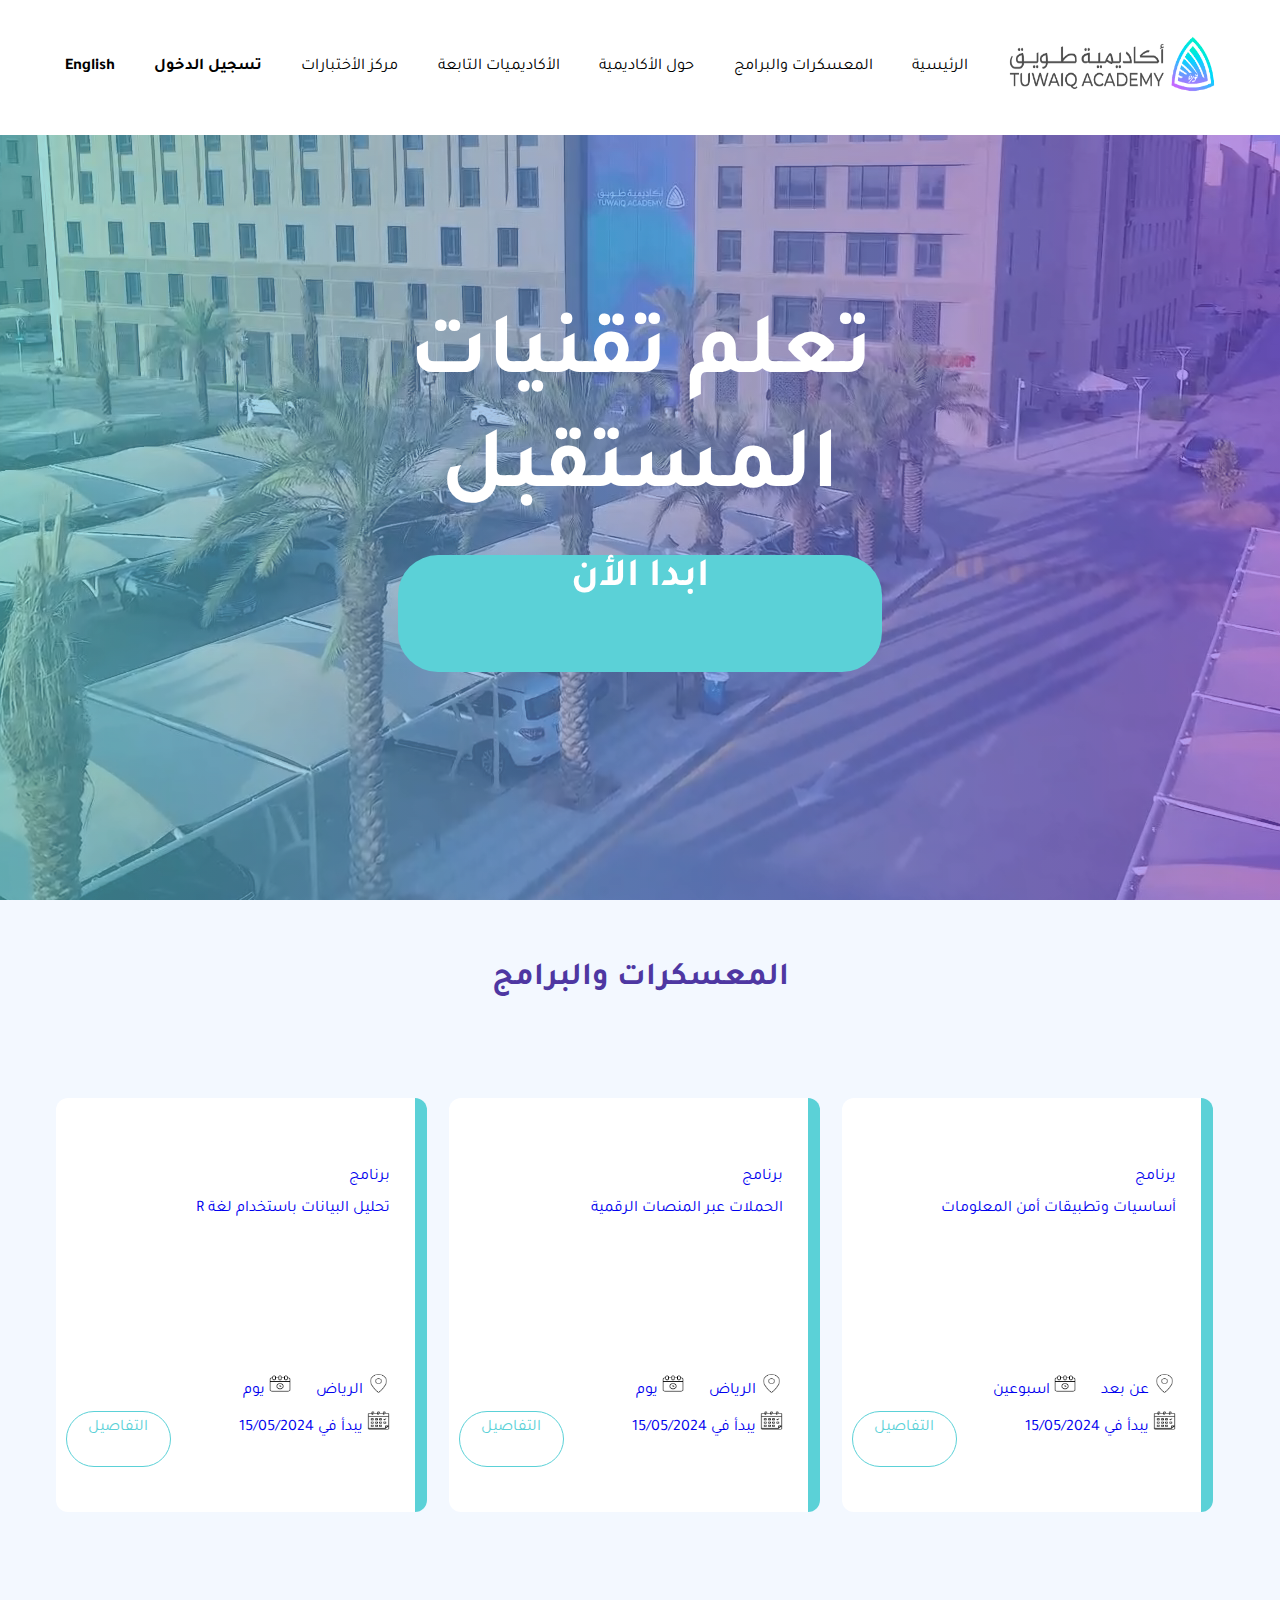
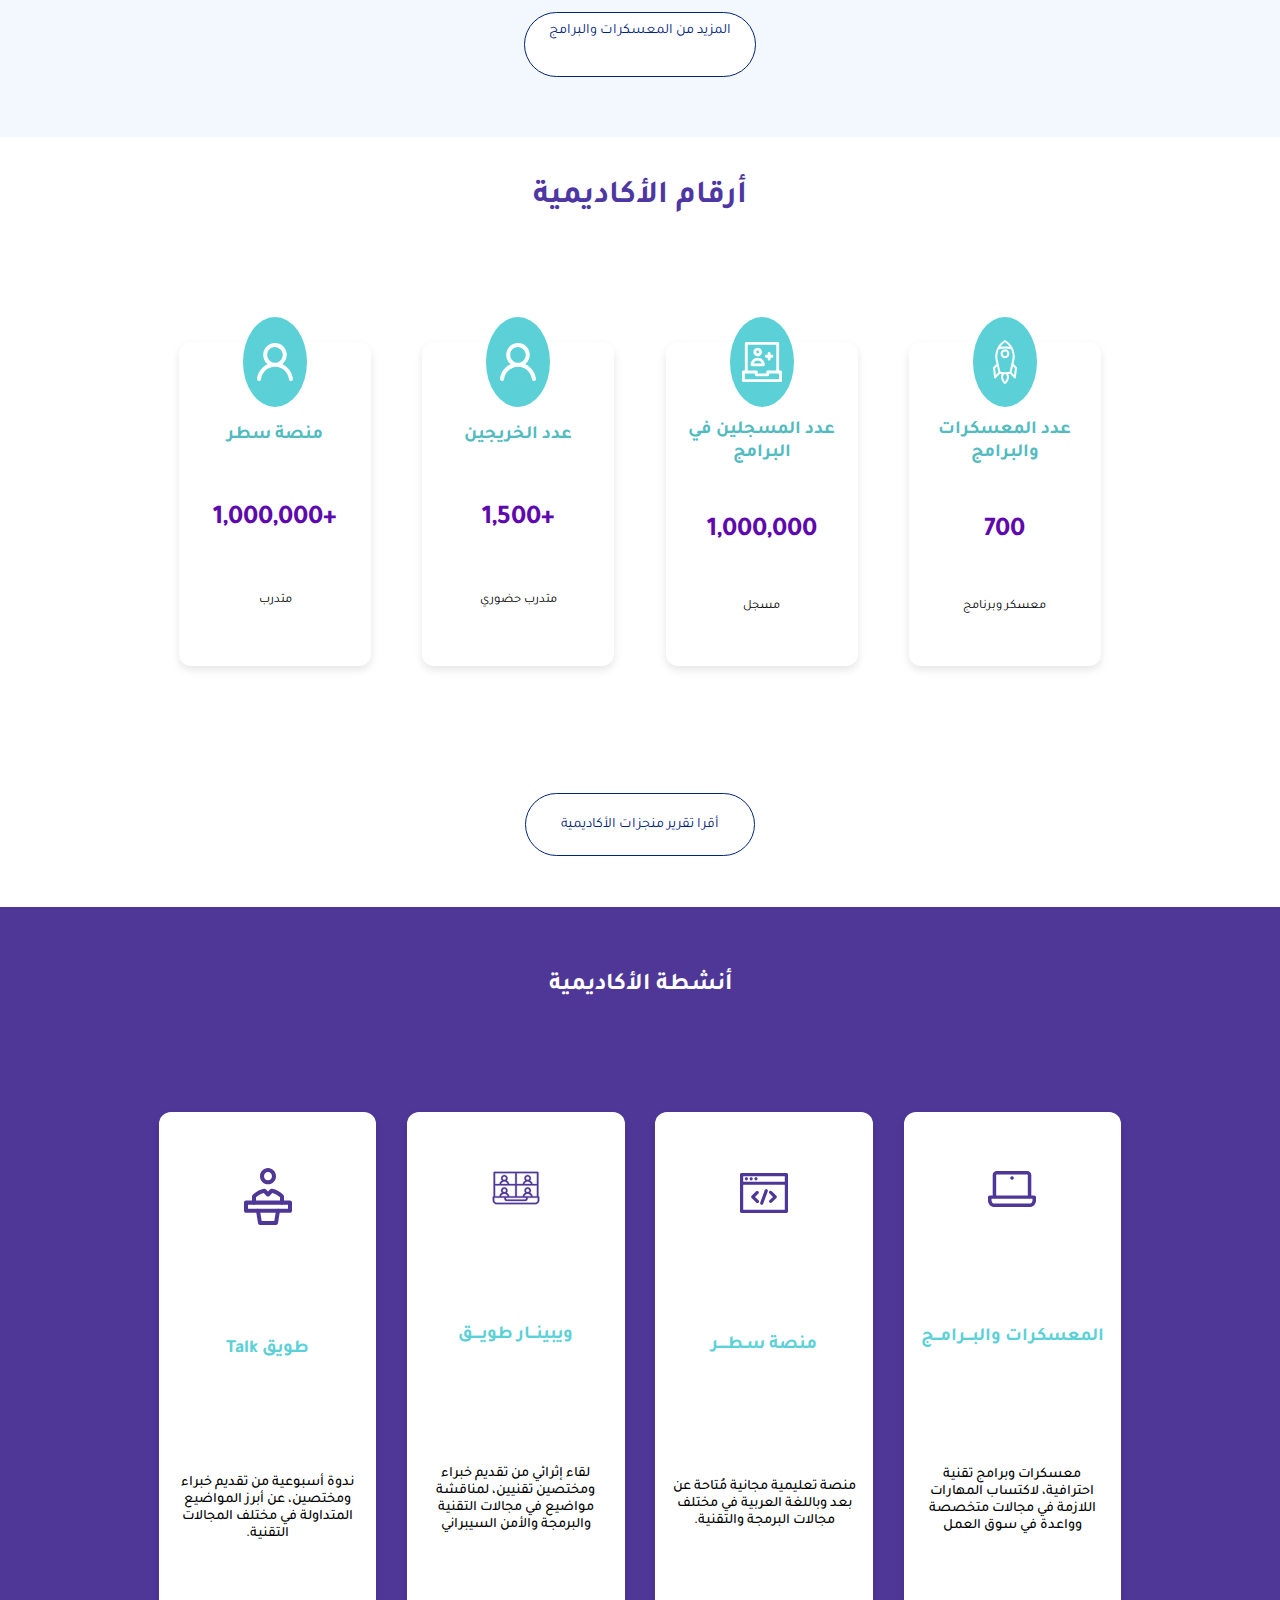
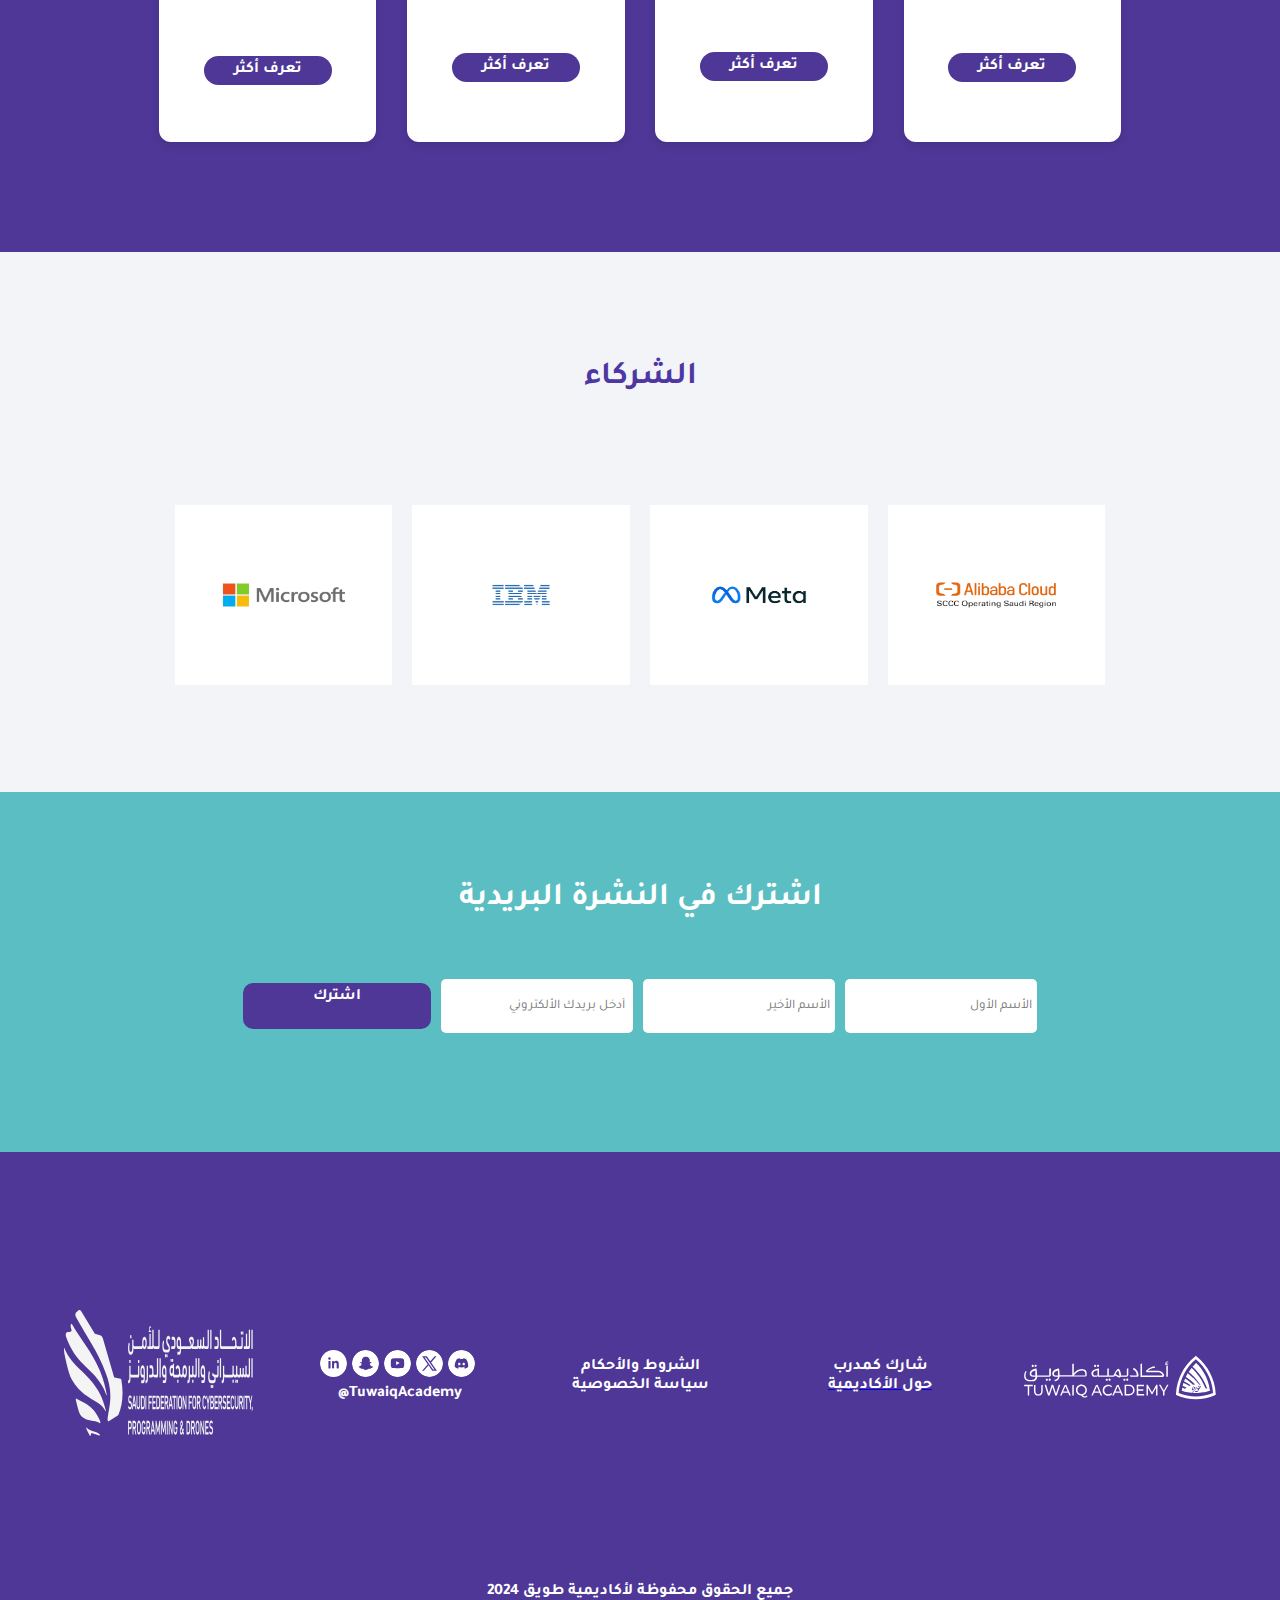
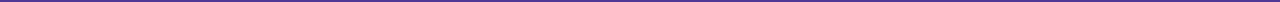
<file: index.html>
<!DOCTYPE html>
<html lang="ar">
  <head>
    <meta charset="UTF-8" />
    <meta name="viewport" content="width=device-width, initial-scale=1.0" />
    <link rel="stylesheet" href="style.css" />
    <link rel="icon" href="tuwaiqacademy_icon.png" />
    <title>أكاديمية طويق</title>
  </head>
  <body>
    <nav>
      <ul class="nav-list">
        <li>
          <a a href="#" class="li-name">
            <img src="coloful_logo.png" class="logo" />
          </a>
        </li>
        <li><a href="index.html" class="li-name">الرئيسية</a></li>
        <li><a href="#" class="li-name">المعسكرات والبرامج</a></li>
        <li><a href="about.html" class="li-name">حول الأكاديمية</a></li>
        <li><a href="#" class="li-name">الأكاديميات التابعة</a></li>
        <li><a href="TestCenter.html" class="li-name">مركز الأختبارات</a></li>
        <li><a href="#" class="li-name">تسجيل الدخول</a></li>
        <li><a href="#" class="li-name">English</a></li>
      </ul>
    </nav>
    <div class="video-bg">
      <div class="colorful-container"></div>
      <video autoplay muted loop id="video-content">
        <source src="bg-video.mp4" type="video/mp4" />
      </video>
      <div class="main-content">
        <h1 class="main-title">تعلم تقنيات المستقبل</h1>
        <a class="start-btn" href="#"> ابدا الأن </a>

        <!-- <button class="start-btn">
          ا<span class="stretch">ب</span>دا الأن
        </button> -->
      </div>
    </div>
    <div class="programs-cards">
      <h2 class="cards-title">المعسكرات والبرامج</h2>
      <div class="cards">
        <a class="first-link" href="#">
          <div class="first-card">
            <div class="card-header">
              <p class="top-title">يرنامج</p>
              <p class="top-title">أساسيات وتطبيقات أمن المعلومات</p>
            </div>
            <div class="main-details">
              <div class="details">
                <p class="location">
                  <img src="location.png" class="icon-img" />
                  عن بعد
                </p>
                <p class="period">
                  <img src="clock.png" class="icon-img" />
                  اسبوعين
                </p>
              </div>
              <div class="card-footer">
                <p class="period">
                  <img src="calendar.png" class="icon-img" />
                  يبدأ في 15/05/2024
                </p>
                <a href="#" class="details-btn">التفاصيل</a>
              </div>
            </div>
          </div>
        </a>

        <a class="first-link" href="#">
          <div class="second-card">
            <div class="card-header">
              <p class="top-title">برنامج</p>
              <p class="top-title">الحملات عبر المنصات الرقمية</p>
            </div>
            <div class="main-details">
              <div class="details">
                <p class="location">
                  <img src="location.png" class="icon-img" />
                  الرياض
                </p>
                <p class="period">
                  <img src="clock.png" class="icon-img" />
                  يوم
                </p>
              </div>
              <div class="card-footer">
                <p class="period">
                  <img src="calendar.png" class="icon-img" />
                  يبدأ في 15/05/2024
                </p>
                <a href="#" class="details-btn">التفاصيل</a>
              </div>
            </div>
          </div>
        </a>

        <a class="first-link" href="#">
          <div class="third-card">
            <div class="card-header">
              <p class="top-title">برنامج</p>
              <p class="top-title">تحليل البيانات باستخدام لغة R</p>
            </div>
            <div class="main-details">
              <div class="details">
                <p class="location">
                  <img src="location.png" class="icon-img" />
                  الرياض
                </p>
                <p class="period">
                  <img src="clock.png" class="icon-img" />
                  يوم
                </p>
              </div>
              <div class="card-footer">
                <p class="period">
                  <img src="calendar.png" class="icon-img" />
                  يبدأ في 15/05/2024
                </p>
                <a href="#" class="details-btn">التفاصيل</a>
              </div>
            </div>
          </div>
        </a>
      </div>
      <a class="more-programs">المزيد من المعسكرات والبرامج</a>
    </div>
    <div class="numbers-info">
      <h2 class="cards-title">أرقام الأكاديمية</h2>

      <div class="cards-numbers">
        <div class="first-number">
          <div class="programs-icon">
            <img src="rocket_icon.svg" alt="image" />
          </div>
          <h3 class="number-title">عدد المعسكرات والبرامج</h3>
          <h1 class="number-value">700</h1>
          <p class="caption">معسكر وبرنامج</p>
        </div>
        <div class="first-number">
          <div class="programs-icon">
            <img src="registerd_icon.svg" alt="image" />
          </div>
          <h3 class="number-title">عدد المسجلين في البرامج</h3>
          <h1 class="number-value">1,000,000</h1>
          <p class="caption">مسجل</p>
        </div>
        <div class="first-number">
          <div class="programs-icon">
            <img src="member_icon.svg" alt="image" />
          </div>

          <h3 class="number-title">عدد الخريجين</h3>
          <h1 class="number-value">+1,500</h1>
          <p class="caption">متدرب حضوري</p>
        </div>
        <div class="first-number">
          <div class="programs-icon">
            <img src="member_icon.svg" alt="image" />
          </div>
          <h3 class="number-title">منصة سطر</h3>
          <h1 class="number-value">+1,000,000</h1>
          <p class="caption">متدرب</p>
        </div>
      </div>
      <button class="more-programs">أقرا تقرير منجزات الأكاديمية</button>
    </div>

    <div class="Activity">
      <h2 class="Activity-title">أنشطة الأكاديمية</h2>
      <div class="Activity-cards">
        <div class="first-activity">
          <img src="pc-icons.svg" alt="image" class="Activity-icon" />

          <h3 class="Activity-info">المعسكرات والبـــرامـــج</h3>

          <p class="Activity-details">
            معسكرات وبرامج تقنية احترافية، لاكتساب المهارات اللازمة في مجالات
            متخصصة وواعدة في سوق العمل
          </p>
          <a class="activity-btn" href="#">تعرف أكثر </a>
        </div>
        <div class="first-activity">
          <img src="coding-icons.svg" alt="image" class="Activity-icon" />

          <h3 class="Activity-info">منصة سـطــــر</h3>

          <p class="Activity-details">
            منصة تعليمية مجانية مُتاحة عن بعد وباللغة العربية في مختلف مجالات
            البرمجة والتقنية.
          </p>
          <a class="activity-btn" href="#">تعرف أكثر </a>
        </div>
        <div class="first-activity">
          <img src="webinar-icons.svg" alt="image" class="Activity-icon" />

          <h3 class="Activity-info">ويبينـــار طويــــق</h3>

          <p class="Activity-details">
            لقاء إثرائي من تقديم خبراء ومختصين تقنيين، لمناقشة مواضيع في مجالات
            التقنية والبرمجة والأمن السيبراني
          </p>
          <a class="activity-btn" href="#">تعرف أكثر </a>
        </div>
        <div class="first-activity">
          <img src="tuwaiqtalk-icons.svg" alt="image" class="Activity-icon" />

          <h3 class="Activity-info">طويق Talk</h3>

          <p class="Activity-details">
            ندوة أسبوعية من تقديم خبراء ومختصين، عن أبرز المواضيع المتداولة في
            مختلف المجالات التقنية.
          </p>
          <a class="activity-btn" href="#">تعرف أكثر </a>
        </div>
      </div>
    </div>
    <div class="partners">
      <h2 class="cards-title">الشركاء</h2>
      <div class="partners-details">
        <div class="first-partner">
          <img src="Partner1.png" alt="image" class="partner-img" />
        </div>
        <div class="first-partner">
          <img src="Partner2.png" alt="image" class="partner-img" />
        </div>
        <div class="first-partner">
          <img src="Partner3.png" alt="image" class="partner-img" />
        </div>
        <div class="first-partner">
          <img src="Partner4.png" alt="image" class="partner-img" />
        </div>
      </div>
    </div>
    <div class="subscription">
      <h2>اشترك في النشرة البريدية</h2>
      <div class="subscription-info">
        <form>
          <input
            type="text"
            name="name"
            placeholder="الأسم الأول"
            class="input"
          />

          <input
            type="text"
            name="name"
            placeholder="الأسم الأخير"
            class="input"
          />
          <input
            type="text"
            name="name"
            placeholder=" أدخل بريدك الألكتروني"
            class="input"
          />
          <a type="button" class="submit-btn">اشترك</a>
        </form>
      </div>
    </div>
    <footer class="footer-info">
      <div class="footer-details">
        <img src="logo.svg" alt="logo" />
        <div class="policy">
          <a><h4>شارك كمدرب</h4></a>

          <a href="about.html"><h4>حول الأكاديمية</h4></a>
        </div>
        <div class="policy">
          <a><h4>الشروط والأحكام</h4></a>

          <a><h4>سياسة الخصوصية</h4></a>
        </div>
        <div class="social-icons">
          <a href="#"
            ><img src="discord-icon.svg" alt="logo" class="icon-info"
          /></a>
          <a href="#"
            ><img src="twitter-icon.svg" alt="logo" class="icon-info"
          /></a>
          <a href="#">
            <img src="youtube-icon.svg" alt="logo" class="icon-info" />
          </a>
          <a href="#"
            ><img src="snapchat-icon.svg" alt="logo" class="icon-info"
          /></a>
          <a href="#"
            ><img src="linkedin-icon.svg" alt="logo" class="icon-info"
          /></a>
          <h4>TuwaiqAcademy@</h4>
        </div>
        <img src="logos2.svg" alt="logo" />
      </div>
      <h4>جميع الحقوق محفوظة لأكاديمية طويق 2024</h4>
    </footer>
  </body>
</html>
</file>
<file: style.css>
@import url("https://fonts.googleapis.com/css2?family=Noto+Kufi+Arabic:wght@100..900&family=Public+Sans:ital,wght@0,100..900;1,100..900&family=Quicksand:wght@300..700&family=Rubik:ital,wght@0,300..900;1,300..900&family=Sen:wght@400..800&family=Tajawal:wght@200;300;400;500;700;800;900&family=Ubuntu+Condensed&family=Ubuntu+Mono:ital,wght@0,400;0,700;1,400;1,700&display=swap");
* {
  margin: 0;
  padding: 0;
  font-family: "Tajawal", sans-serif;
}
body {
  direction: rtl;
  font-weight: 400;
}
nav {
  display: flex;
  position: fixed;
  z-index: 1;
  height: 15vh;
  background-color: white;
  width: 100%;
  justify-content: center;
}

.nav-list {
  list-style: none;
  display: flex;
  justify-content: space-around;
  width: 93%;
}
.logo {
  height: 4rem;
  width: 13rem;
}
.nav-list > li {
  align-self: center;
}
.nav-list li:nth-last-child(-n + 2) a {
  font-weight: bold;
}
.nav-list .li-name {
  text-decoration: none;
  color: black;
  font-size: 1.02em;
}
.li-name:hover {
  color: rgba(91, 209, 215);
}
.video-bg {
  display: flex;
  justify-content: center;
  width: 100%;
  height: 100vh;
  position: relative;
  overflow: hidden;
  /* z-index: -1; */
  align-items: center;
}
.colorful-container {
  width: 100%;
  height: 100%;
  position: absolute;
  top: 0;
  bottom: 0;
  opacity: 0.6;
  background-image: linear-gradient(to right, rgba(91, 209, 215), #8552ea);
}
.video-content {
  width: 100%;
  height: 100%;
  object-fit: cover;
}
.main-content {
  display: flex;
  flex-direction: column;
  justify-content: center;
  position: absolute;
  transform: translateY(10%);
  width: 43vw;
  height: fit-content;
}
.main-content > .main-title {
  font-size: 5.5em;
  text-align: center;
  color: white;
  margin-bottom: 15px;
  line-height: 1.3em;
}
.start-btn {
  width: 88%;
  background-color: rgb(91, 209, 215);
  height: 13vh;
  color: white;
  border: none;
  margin-top: 10px;
  align-self: center;
  border-radius: 40px;
  font-size: 2.5em;
  text-decoration: none;
  text-align: center;
  font-weight: bold;
}
.start-btn:hover {
  opacity: 0.8;
}
.programs-cards,
.Activity,
.partners {
  display: flex;
  flex-direction: column;
  justify-content: space-evenly;
  align-items: center;
  height: 93vh;
  background-color: #f3f8ff;
}
.cards-title {
  color: #4e37a2;
  font-size: 2em;
}
.cards {
  display: flex;
  justify-content: space-evenly;
  align-items: center;
  height: 55vh;
  width: 93%;
}
.first-link {
  text-decoration: none;
}
.first-card,
.second-card,
.third-card {
  display: flex;
  flex-direction: column;
  border: 1px solid black;
  border-radius: 12px;
  width: 28vw;
  height: 46vh;
  background-color: white;
  border: none;
  border-right: 12px solid rgb(91, 209, 215);
}
.card-header {
  display: flex;

  flex-direction: column;
  justify-content: center;

  height: 21vh;
}
.card-header .top-title {
  line-height: 2;
}
.main-details {
  display: flex;
  flex-direction: column;
  justify-content: flex-end;
  height: 20vh;
  gap: 10px;
}
.top-title,
.icon-img {
  margin-right: 25px;
}
.details,
.card-footer {
  display: flex;
}
.first-card:hover,
.second-card:hover,
.third-card:hover {
  transform: scale(1.07);
}

.location,
.period {
  display: inline-block;
}
.icon-img {
  width: 1.4rem;
  height: 1.2rem;
}
.card-footer {
  justify-content: space-between;
}

.details-btn {
  border-radius: 40px;
  width: 8vw;
  height: 6vh;
  margin-left: 10px;
  border: 1.5px solid rgb(91, 209, 215);
  color: rgb(91, 209, 215);
  font-size: 1em;
  background-color: white;
  text-align: center;
  line-height: 2em;
  text-decoration: none;
}

.details-btn:hover {
  background-color: rgb(91, 209, 215);
  color: white;
}
.more-programs {
  border: 1.5px solid #002379;
  color: #002379;
  text-decoration: none;
  text-align: center;
  line-height: 2.5em;
  cursor: pointer;
  font-size: 0.9em;
  background-color: white;
  border-radius: 40px;
  width: 18vw;
  height: 7vh;
}
.more-programs:hover {
  background-color: #002379;
  color: white;
}
.numbers-info {
  margin-top: 20px;
  height: 80vh;
  background-color: white;
  display: flex;
  flex-direction: column;
  justify-content: space-around;
  align-items: center;
}

.first-number {
  display: flex;
  flex-direction: column;
  justify-content: space-evenly;
  align-items: center;
  border-radius: 12px;
  height: 36vh;
  width: 15vw;
  position: relative;
  border: 1px solid black;
  box-shadow: 0 4px 8px rgba(0, 0, 0, 0.1);
  border: none;
}
.number-title {
  text-align: center;
  margin-left: 10px;
  margin-right: 10px;
  margin-top: 25px;
  color: rgb(81, 187, 192);
}
.cards-numbers {
  display: flex;
  justify-content: space-evenly;
  align-items: center;
  height: 55vh;
  width: 80%;
  /* background-color: #002379; */
}
.programs-icon {
  width: 5vw;
  height: 10vh;
  display: flex;
  justify-content: center;
  align-items: center;
  border-radius: 50%;
  background-color: rgb(91, 209, 215);
  position: absolute;
  top: -25px;
  left: 50%;
  transform: translateX(-50%);
}
.programs-icon img {
  object-fit: contain;
}
.number-value {
  color: #5e08ae;
  font-size: 1.7em;
}
.caption {
  font-size: 0.8em;
}
.Activity {
  background-color: #4e3797;
  height: 105vh;
  margin-top: 30px;
}
.Activity-title {
  color: white;
}
.Activity-cards {
  display: flex;
  justify-content: space-evenly;
  align-items: center;
  height: 80vh;
  width: 80%;
}
.first-activity {
  display: flex;
  flex-direction: column;
  justify-content: space-around;
  align-items: center;
  height: 70vh;
  width: 17vw;
  border-radius: 12px;
  border: 1px solid black;
  box-shadow: 0 4px 8px rgba(0, 0, 0, 0.1);
  border: none;
  background-color: white;
}
.Activity-info {
  text-align: center;
  color: rgb(91, 209, 215);
}
.Activity-icon {
  width: 3rem;
}
.Activity-details {
  text-align: center;
  font-size: 0.9em;
  font-weight: 420;
  margin-left: 15px;
  margin-right: 15px;
}
.activity-btn,
.submit-btn {
  padding: 5px 30px;
  background-color: #4e3797;
  color: #fff;
  text-decoration: none;
  border: none;
  font-weight: bold;
  border-radius: 40px;
  cursor: pointer;
}
.activity-btn:hover {
  background-color: white;
  color: #4e3797;
  border: 1px solid #4e3797;
}
.partners {
  height: 60vh;
  background-color: #f2f4f7;
}
.partners-details {
  display: flex;
  justify-content: center;
  gap: 20px;
}
.first-partner {
  display: flex;
  justify-content: center;
  align-items: center;
  height: 20vh;
  width: 17vw;
  background-color: white;
}
.partner-img {
  width: 11rem;
  height: 9rem;
}
.subscription {
  display: flex;
  flex-direction: column;
  justify-content: center;
  background-color: #5bbec2;
  height: 40vh;
}
.subscription h2 {
  font-size: 2em;
  text-align: center;
  color: white;
}
.subscription-info {
  margin-top: 30px;
  display: flex;
  align-items: center;
  justify-content: center;
  height: 13vh;
}
.input {
  width: 15vw;
  height: 6vh;
  border-radius: 5px;
  border: none;
  margin-left: 10px;
  align-self: center;
}
.input::placeholder {
  padding-right: 5px;
}
.submit-btn {
  width: 10vw;
  height: 4vh;
  border-radius: 10px;
  text-align: center;
}
form {
  width: 70%;
  height: 13vh;

  display: flex;
  justify-content: center;
  align-items: center;
}

.footer-info {
  display: flex;
  flex-direction: column;

  justify-content: center;
  align-items: center;
  position: relative;

  height: 50vh;
  background-color: #4e3797;
}
.footer-info > h4 {
  color: white;
  position: absolute;
  bottom: 0;
}
.footer-details {
  display: flex;
  justify-content: space-between;
  gap: 33px;
  width: 90%;
}
.social-icons {
  height: 15vh;
  width: 15vw;
  display: flex;
  justify-content: center;
  flex-wrap: wrap;
  align-items: center;
  align-content: center;
}
.social-icons img {
  width: 1.7rem;
  height: 1.7rem;
  border-radius: 50%;
  object-fit: cover;
  margin-right: 5px;
}
.social-icons a {
  cursor: pointer;
}
.social-icons h4 {
  color: white;
}
.social-icons a:hover .icon-info {
  width: 2rem;
  height: 2rem;
}
.policy {
  display: flex;
  flex-direction: column;
  justify-content: center;
  align-items: center;
  height: 15vh;
  width: 15vw;
}
.policy a {
  cursor: pointer;
}
.policy h4 {
  color: white;
}
.policy a:hover h4 {
  color: rgb(91, 209, 215);
}
.footer-details > img {
  width: 15vw;
}
</file>
